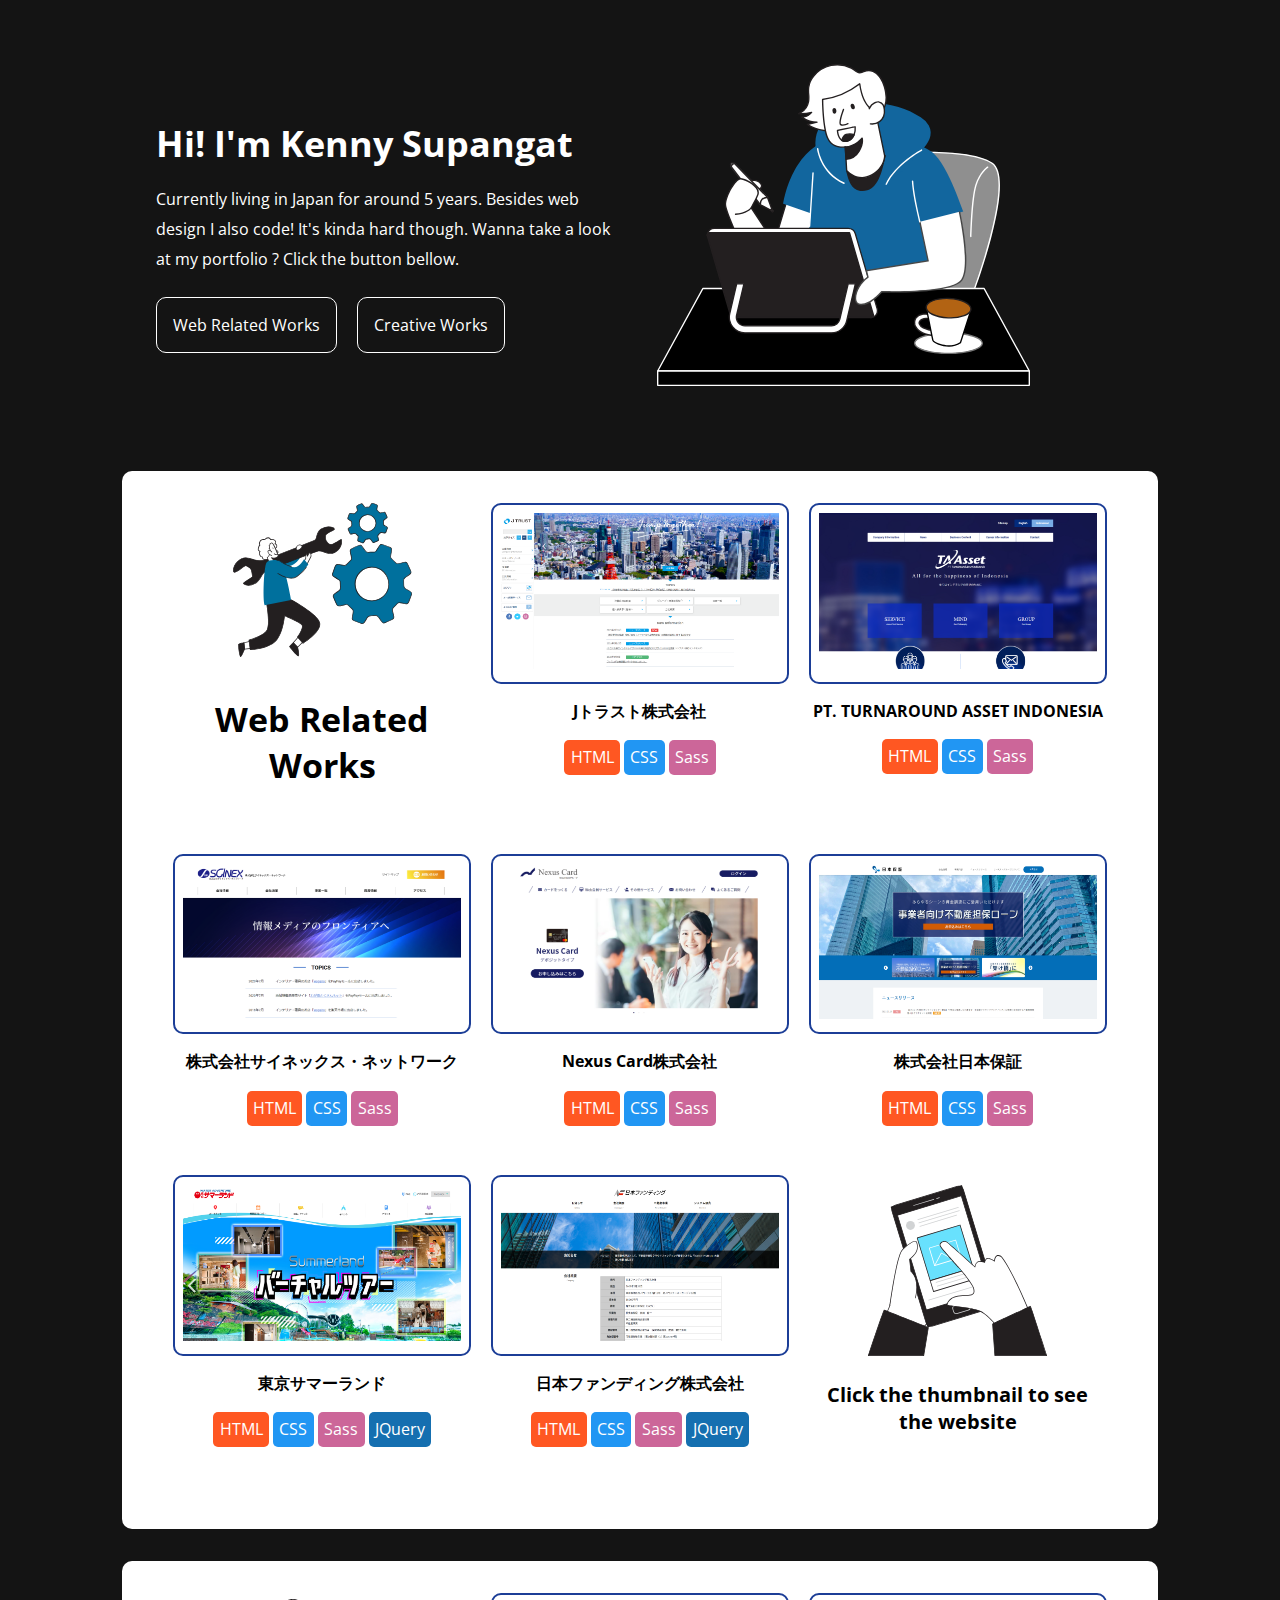
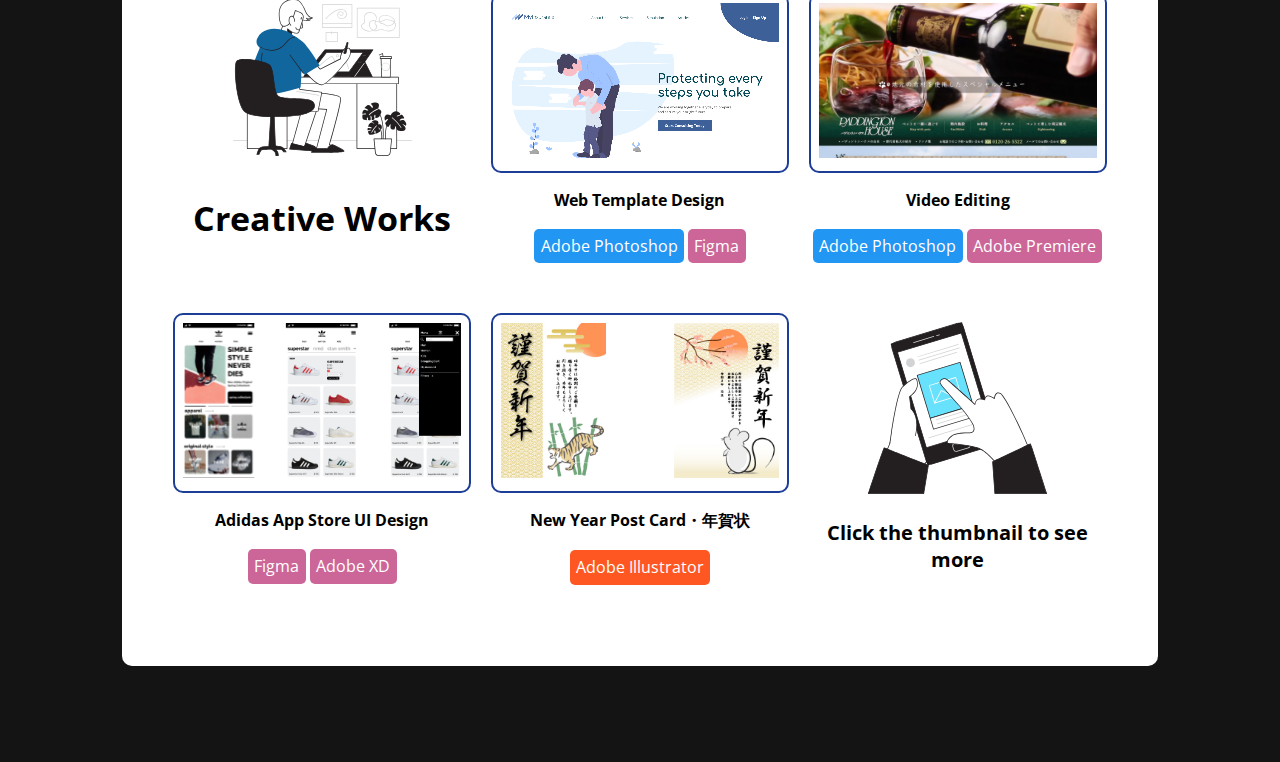
<file: index.html>
<!DOCTYPE html>
<html lang="en" dir="ltr">
  <head>
    <meta charset="utf-8">
    <meta name="viewport" content="width=device-width, initial-scale=1, shrink-to-fit=no">
    <title>Kenny's Portfolio</title>
    <!-- For Fonts -->
    <link rel="preconnect" href="https://fonts.googleapis.com">
    <link rel="preconnect" href="https://fonts.gstatic.com" crossorigin>
    <link href="https://fonts.googleapis.com/css2?family=Open+Sans:wght@300;400;700&display=swap" rel="stylesheet">
    <!-- For CSS -->
    <link rel="stylesheet" href="css/style.css">
  </head>
  <body>

    <section class="main_content">
      <div class="intro">

        <div class="intro_word">
          <h1 class="title">
            Hi! I'm Kenny Supangat
          </h1>
          <div class="main_img_1">
            <img src="img/main.svg" alt="">
          </div>
          <p class="my_intro">
            Currently living in Japan for around 5 years.
            Besides web design I also code! It's kinda hard though.
            Wanna take a look at my portfolio ? Click the button bellow.
          </p>
        </div>
        <div class="buttons">
          <a href="#web">Web Related Works</a>
          <a href="#design">Creative Works</a>
        </div>
      </div>

      <div class="main_img_2">
        <img src="img/main.svg" alt="">
      </div>

    </section>

    <section class="portfolio_section" id="web">
      <div class="port_wrapper">

        <div class="port_box port_title">

          <div class="port_img_title">
            <img src="img/port_img.svg" alt="">
          </div>

          <div class="port_title_word">
            <p>
              Web Related Works
            </p>
          </div>

        </div>

        <div class="port_box">
          <div class="port_img">
            <a href="https://www.jt-corp.co.jp/" target="_blank"><img src="img/port_1.png" alt=""></a>
          </div>
          <div class="port_desc">
            <p class="comp_name">Jトラスト株式会社</p>
            <p class="lang">
              <span class="html-tag">HTML</span>
              <span class="css-tag">CSS</span>
              <span class="sass-tag">Sass</span>
            </p>
          </div>
        </div>

        <div class="port_box">
          <div class="port_img">
            <a href="https://www.ta-asset.co.id/" target="_blank"><img src="img/port_2.png" alt=""></a>
          </div>
          <div class="port_desc">
            <p class="comp_name">PT. TURNAROUND ASSET INDONESIA</p>
            <p class="lang">
              <span class="html-tag">HTML</span>
              <span class="css-tag">CSS</span>
              <span class="sass-tag">Sass</span>
            </p>
          </div>
        </div>

        <div class="port_box">
          <div class="port_img">
            <a href="http://www.scinex-nw.jp/" target="_blank"><img src="img/port_3.png" alt=""></a>
          </div>
          <div class="port_desc">
            <p class="comp_name">株式会社サイネックス・ネットワーク</p>
            <p class="lang">
              <span class="html-tag">HTML</span>
              <span class="css-tag">CSS</span>
              <span class="sass-tag">Sass</span>
            </p>
          </div>
        </div>

        <div class="port_box">
          <div class="port_img">
            <a href="https://www.nexuscard.co.jp/" target="_blank"><img src="img/port_4.png" alt=""></a>
          </div>
          <div class="port_desc">
            <p class="comp_name">Nexus Card株式会社</p>
            <p class="lang">
              <span class="html-tag">HTML</span>
              <span class="css-tag">CSS</span>
              <span class="sass-tag">Sass</span>
            </p>
          </div>
        </div>

        <div class="port_box">
          <div class="port_img">
            <a href="https://www.nihon-hoshou.co.jp/" target="_blank"><img src="img/port_5.png" alt=""></a>
          </div>
          <div class="port_desc">
            <p class="comp_name">株式会社日本保証</p>
            <p class="lang">
              <span class="html-tag">HTML</span>
              <span class="css-tag">CSS</span>
              <span class="sass-tag">Sass</span>
            </p>
          </div>
        </div>

        <div class="port_box">
          <div class="port_img">
            <a href="https://www.summerland.co.jp/" target="_blank"><img src="img/port_6.png" alt=""></a>
          </div>
          <div class="port_desc">
            <p class="comp_name">東京サマーランド</p>
            <p class="lang">
              <span class="html-tag">HTML</span>
              <span class="css-tag">CSS</span>
              <span class="sass-tag">Sass</span>
              <span class="jquery-tag">JQuery</span>
            </p>
          </div>
        </div>

        <div class="port_box">
          <div class="port_img">
            <a href="https://www.nihon-funding.co.jp/" target="_blank"><img src="img/port_7.png" alt=""></a>
          </div>
          <div class="port_desc">
            <p class="comp_name">日本ファンディング株式会社</p>
            <p class="lang">
              <span class="html-tag">HTML</span>
              <span class="css-tag">CSS</span>
              <span class="sass-tag">Sass</span>
              <span class="jquery-tag">JQuery</span>
            </p>
          </div>
        </div>

        <div class="port_box port_title">

          <div class="port_img_title">
            <img src="img/click.svg" alt="">
          </div>

          <div class="port_title_word">
            <p class="click_info">
              Click the thumbnail to see the website
            </p>
          </div>

        </div>

      </div>
    </section>

    <section class="portfolio_section" id="design">
      <div class="port_wrapper">

        <div class="port_box port_title">

          <div class="port_img_title">
            <img src="img/main_2.svg" alt="">
          </div>

          <div class="port_title_word">
            <p>
              Creative Works
            </p>
          </div>

        </div>

        <div class="port_box">
          <div class="port_img">
            <a href="port-info/port-info_1.html"><img src="img/port_8.svg" alt=""></a>
          </div>
          <div class="port_desc">
            <p class="comp_name">Web Template Design</p>
            <p class="lang">
              <span class="css-tag">Adobe Photoshop</span>
              <span class="sass-tag">Figma</span>
            </p>
          </div>
        </div>

        <div class="port_box">
          <div class="port_img">
            <a href="port-info/port-info_2.html"><img src="img/port_9.svg" alt=""></a>
          </div>
          <div class="port_desc">
            <p class="comp_name">Video Editing</p>
            <p class="lang">
              <span class="css-tag">Adobe Photoshop</span>
              <span class="sass-tag">Adobe Premiere</span>
            </p>
          </div>
        </div>

        <div class="port_box">
          <div class="port_img">
            <a href="port-info/port-info_3.html"><img src="img/port_10.svg" alt=""></a>
          </div>
          <div class="port_desc">
            <p class="comp_name">Adidas App Store UI Design</p>
            <p class="lang">
              <span class="sass-tag">Figma</span>
              <span class="sass-tag">Adobe XD</span>
            </p>
          </div>
        </div>

        <div class="port_box">
          <div class="port_img">
            <a href="port-info/port-info_4.html"><img src="img/port_11.svg" alt=""></a>
          </div>
          <div class="port_desc">
            <p class="comp_name">New Year Post Card・年賀状</p>
            <p class="lang">
              <span class="html-tag">Adobe Illustrator</span>
            </p>
          </div>
        </div>

        <div class="port_box port_title">

          <div class="port_img_title">
            <img src="img/click.svg" alt="">
          </div>

          <div class="port_title_word">
            <p class="click_info">
              Click the thumbnail to see more
            </p>
          </div>

        </div>



      </div>
    </section>

  </body>
</html>
</file>
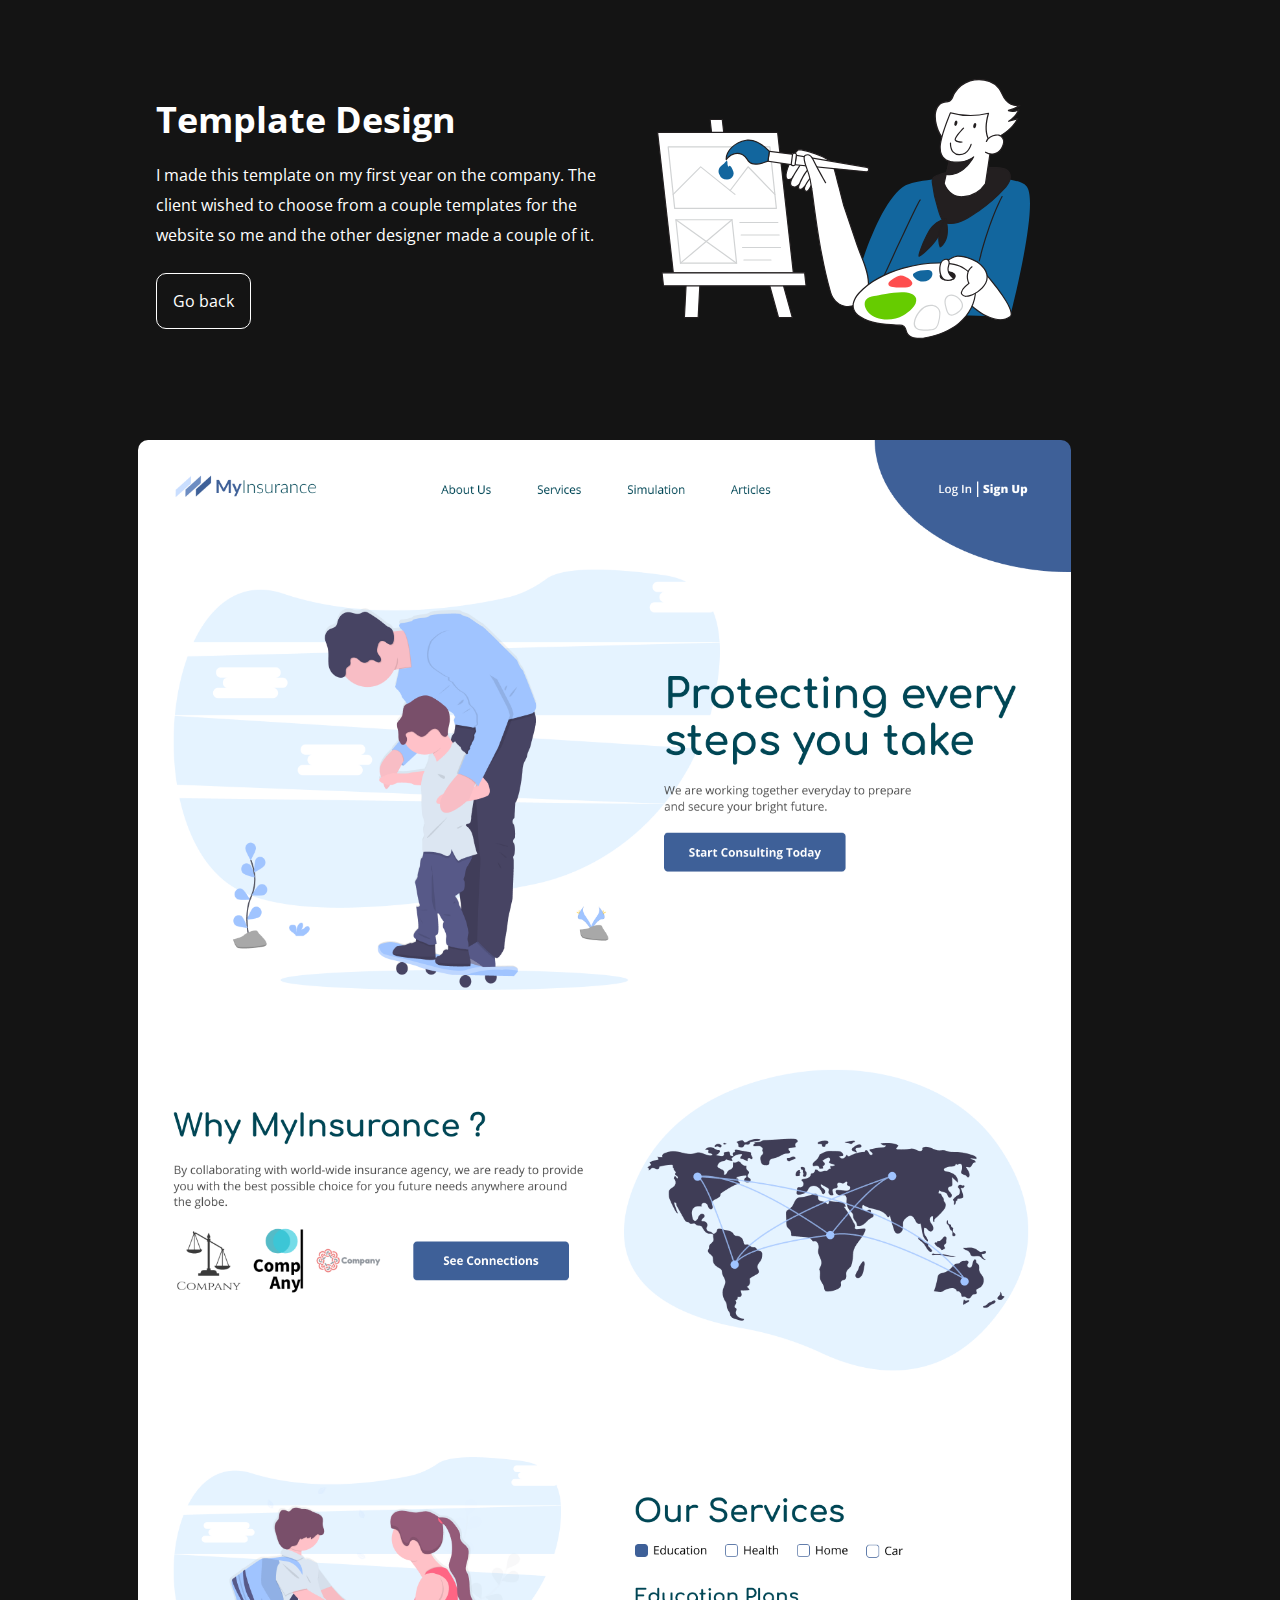
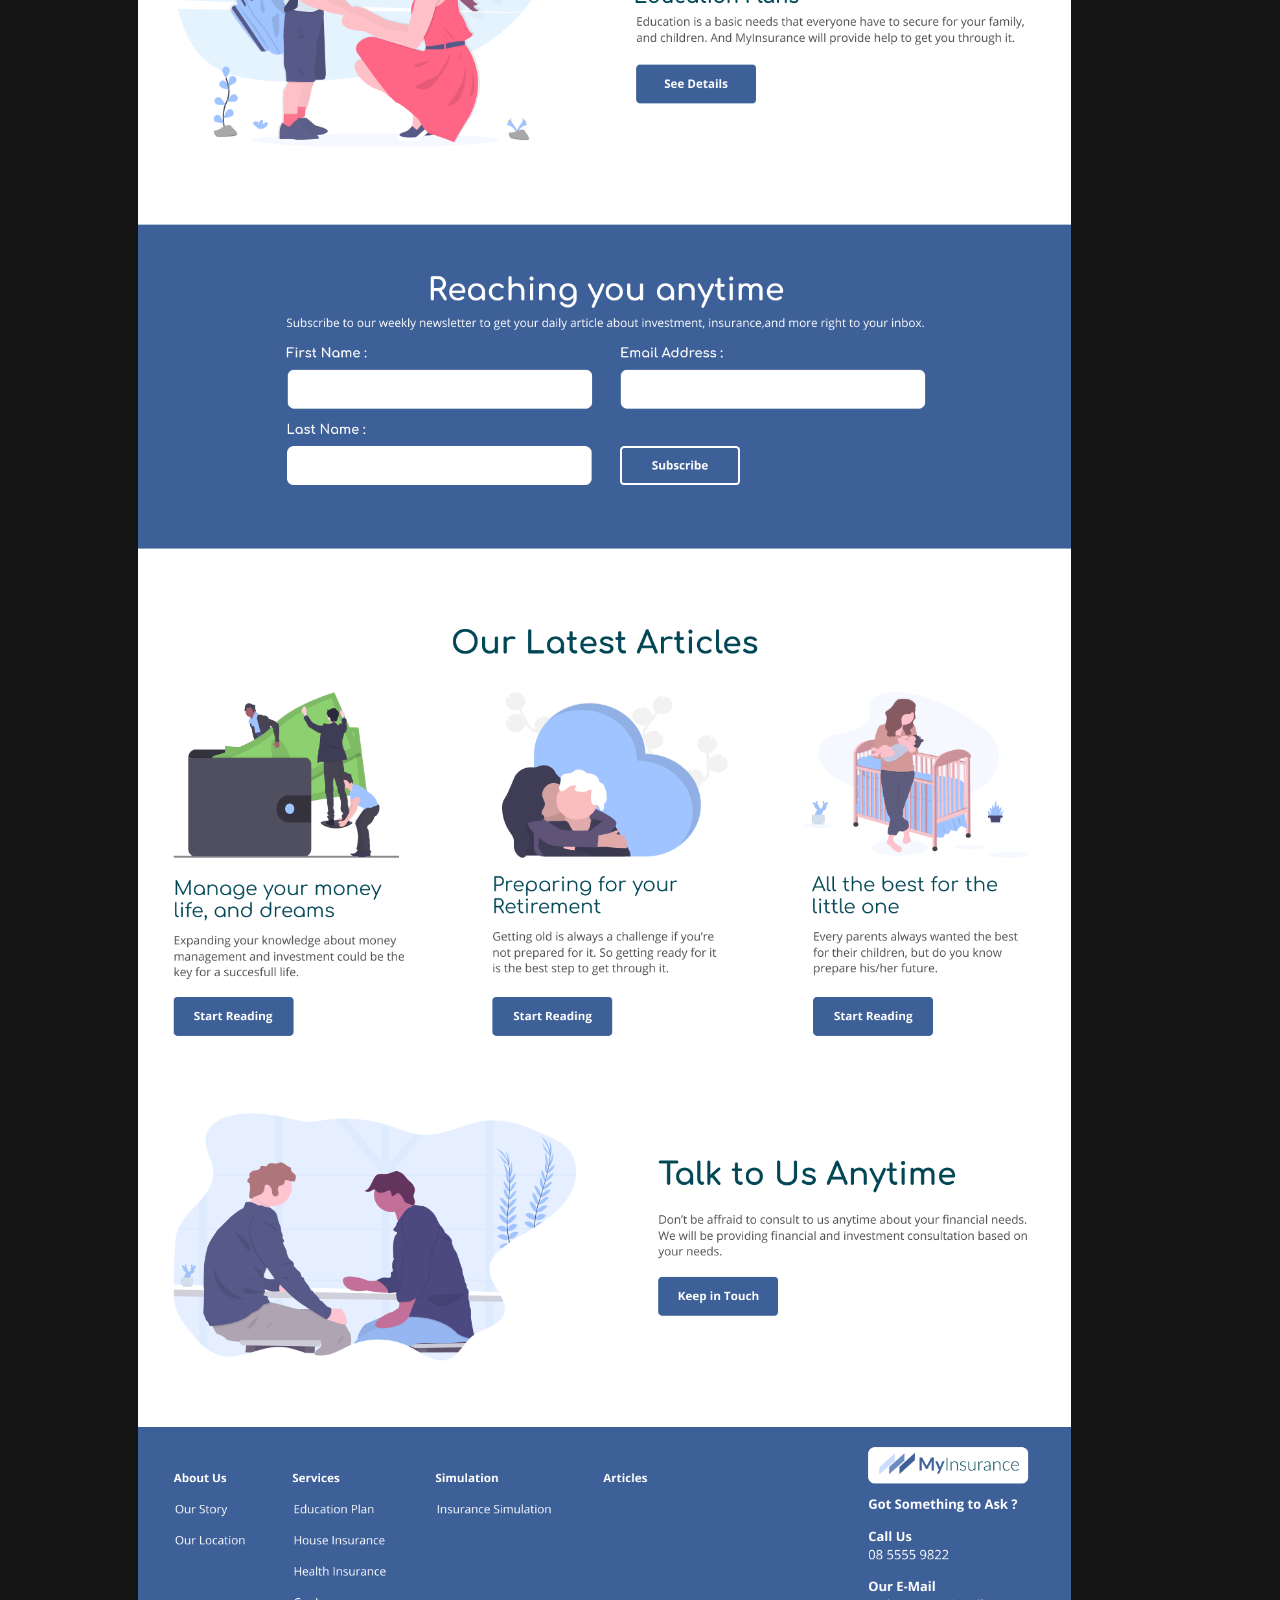
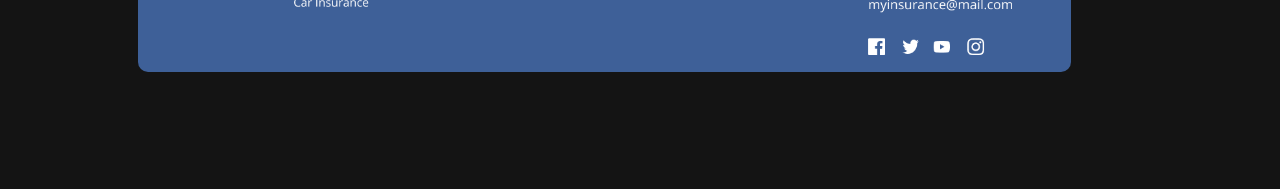
<file: port-info/port-info_1.html>
<!DOCTYPE html>
<html lang="en" dir="ltr">
  <head>
    <meta charset="utf-8">
    <meta name="viewport" content="width=device-width, initial-scale=1, shrink-to-fit=no">
    <title>Portfolio・Template Design</title>
    <!-- For Fonts -->
    <link rel="preconnect" href="https://fonts.googleapis.com">
    <link rel="preconnect" href="https://fonts.gstatic.com" crossorigin>
    <link href="https://fonts.googleapis.com/css2?family=Open+Sans:wght@300;400;700&display=swap" rel="stylesheet">
    <!-- For CSS -->
    <link rel="stylesheet" href="../css/style.css">
  </head>
  <body>
    <section class="main_content">
      <div class="intro">

        <div class="intro_word">
          <p class="title">
            Template Design
          </p>
          <div class="main_img_1">
            <img src="img/main_port.svg" alt="">
          </div>
          <p class="my_intro">
            I made this template on my first year on the company.
            The client wished to choose from a couple templates for the website so me and the other designer made a couple of it.
          </p>
        </div>
        <div class="buttons">
          <a href="../">Go back</a>
        </div>
      </div>

      <div class="main_img_2">
        <img src="img/main_port.svg" alt="">
      </div>

    </section>
    <section class="showcase">

      <div class="img_wrapper">
        <div class="one_img">
          <img src="img/port_img_1.png" alt="">
        </div>
      </div>

    </section>
  </body>
</html>
</file>
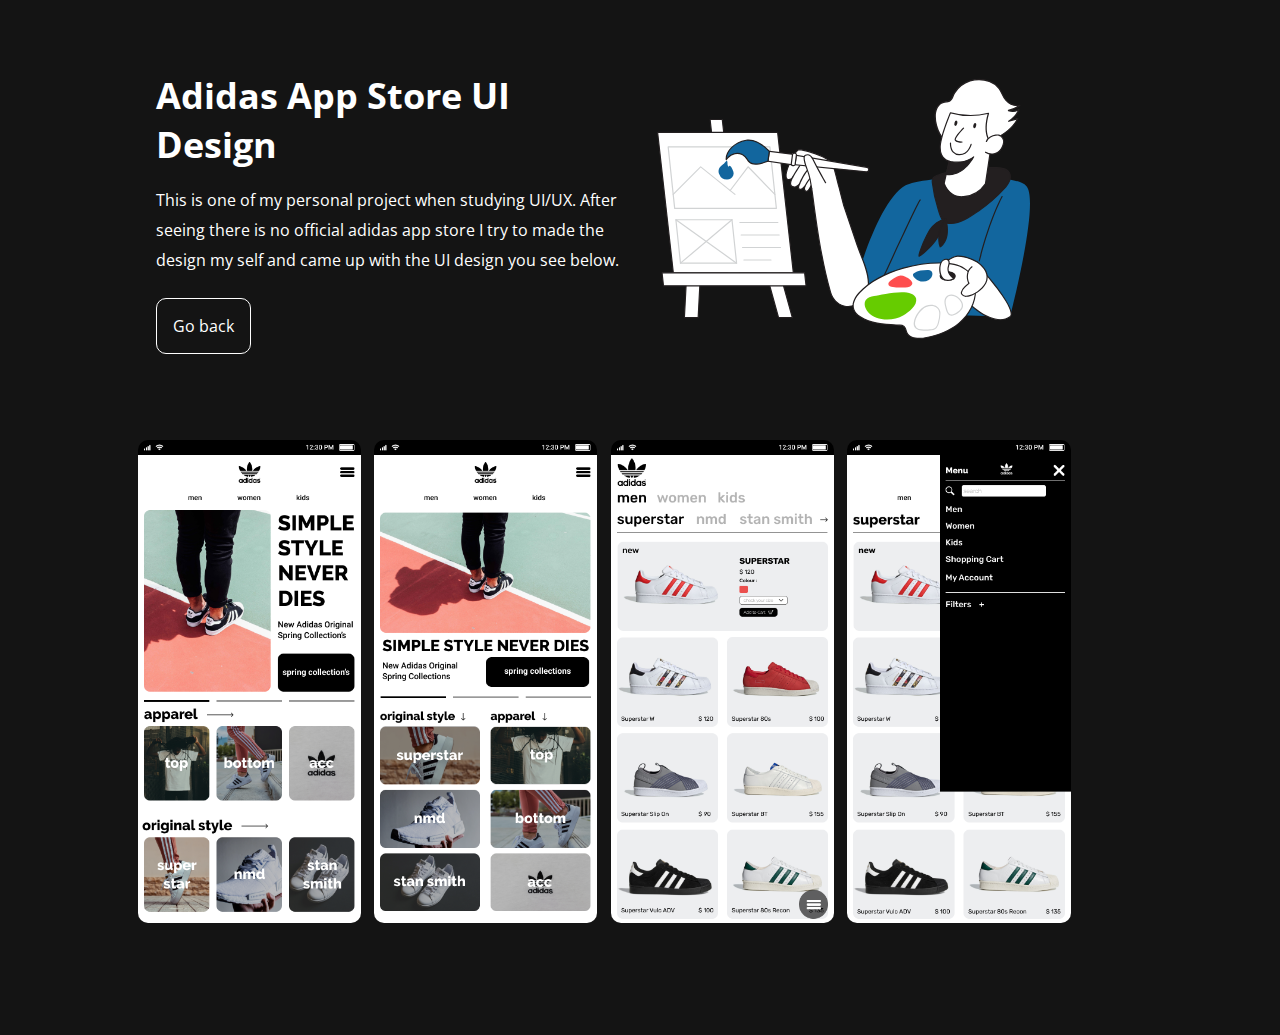
<file: port-info/port-info_3.html>
<!DOCTYPE html>
<html lang="en" dir="ltr">
  <head>
    <meta charset="utf-8">
    <meta name="viewport" content="width=device-width, initial-scale=1, shrink-to-fit=no">
    <title>Portfolio・UI Design</title>
    <!-- For Fonts -->
    <link rel="preconnect" href="https://fonts.googleapis.com">
    <link rel="preconnect" href="https://fonts.gstatic.com" crossorigin>
    <link href="https://fonts.googleapis.com/css2?family=Open+Sans:wght@300;400;700&display=swap" rel="stylesheet">
    <!-- For CSS -->
    <link rel="stylesheet" href="../css/style.css">
  </head>
  <body>
    <section class="main_content">
      <div class="intro">

        <div class="intro_word">
          <h1 class="title">
            Adidas App Store UI Design
          </h1>

          <div class="main_img_1">
            <img src="img/main_port.svg" alt="">
          </div>

          <p class="my_intro">
            This is one of my personal project when studying UI/UX.
            After seeing there is no official adidas app store I try to made the design my self and came up with the UI design you see below.
          </p>
        </div>
        <div class="buttons">
          <a href="../">Go back</a>
        </div>
      </div>

      <div class="main_img_2">
        <img src="img/main_port.svg" alt="">
      </div>

    </section>
    <section class="showcase">

      <div class="img_wrapper">
        <div class="four_img">
          <img src="img/port_img_4.png" alt="">
          <img src="img/port_img_5.png" alt="">
          <img src="img/port_img_6.png" alt="">
          <img src="img/port_img_7.png" alt="">
        </div>
      </div>

    </section>
  </body>
</html>
</file>
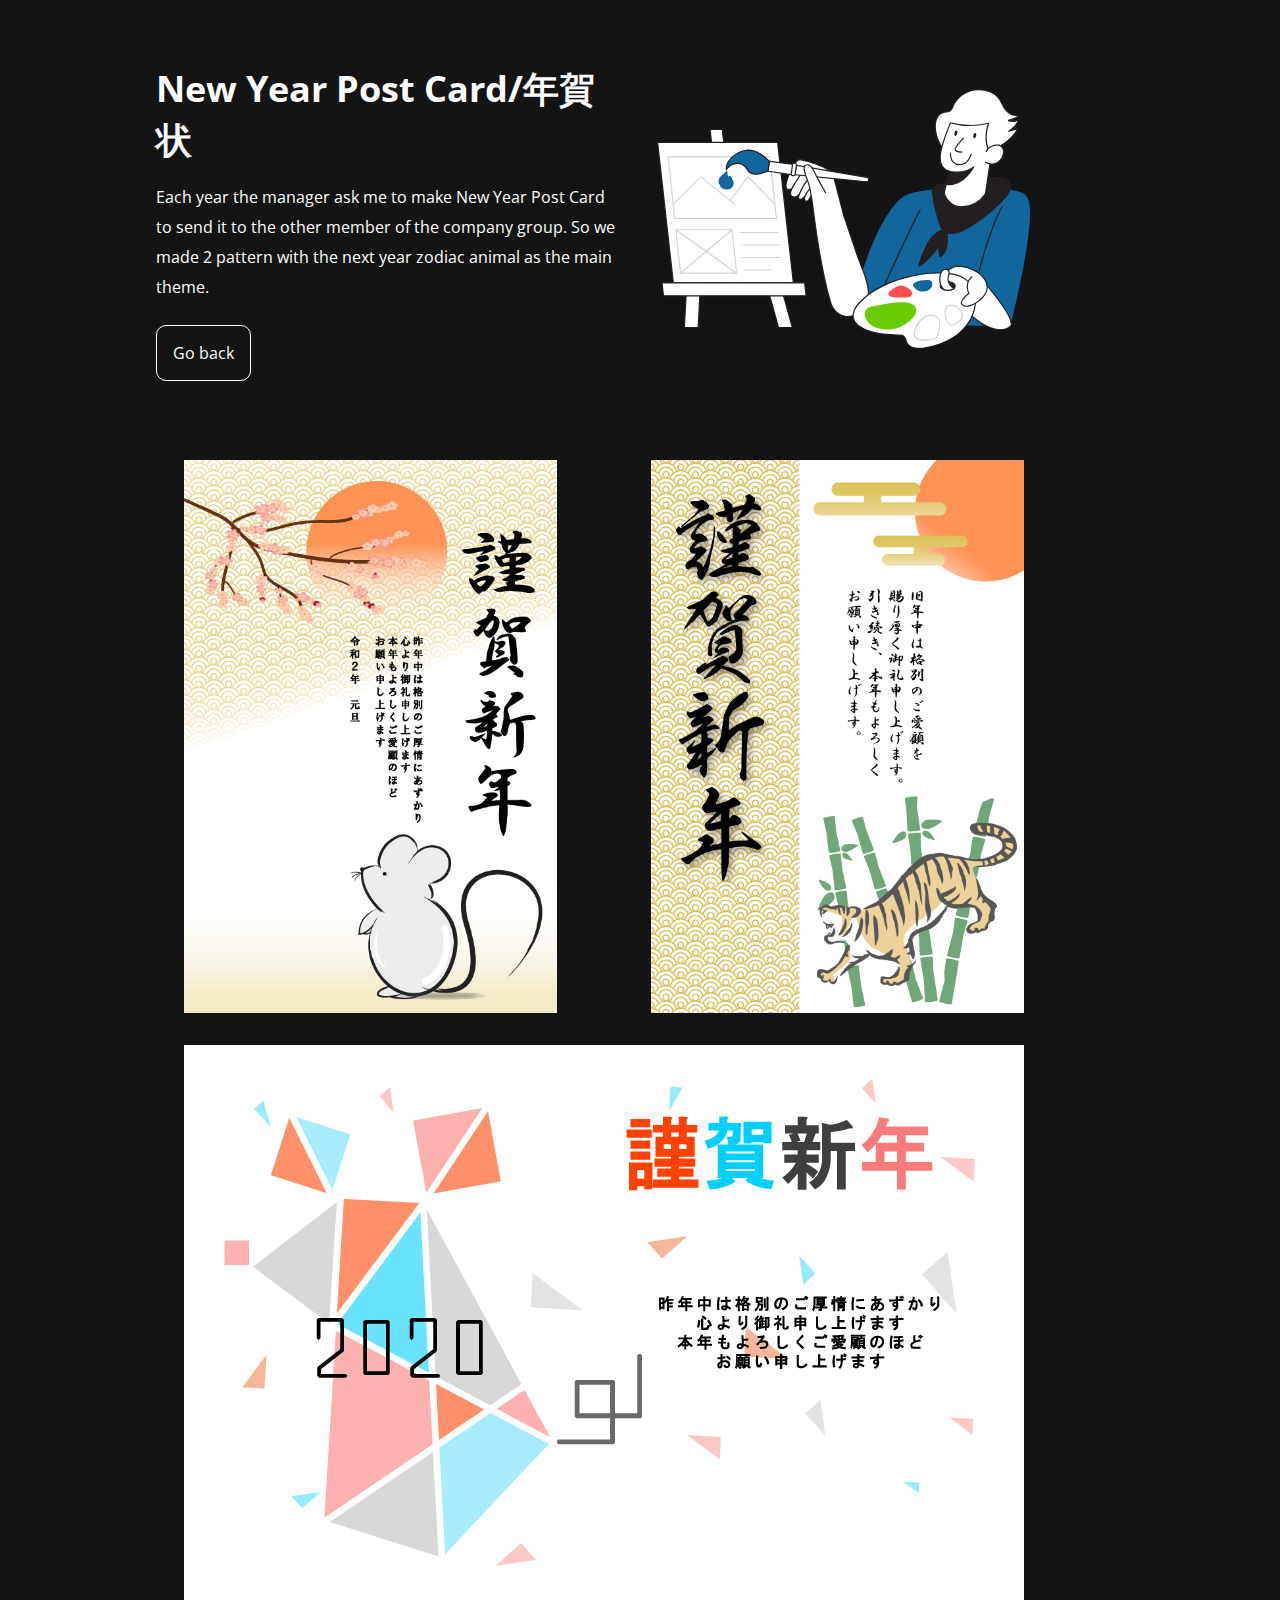
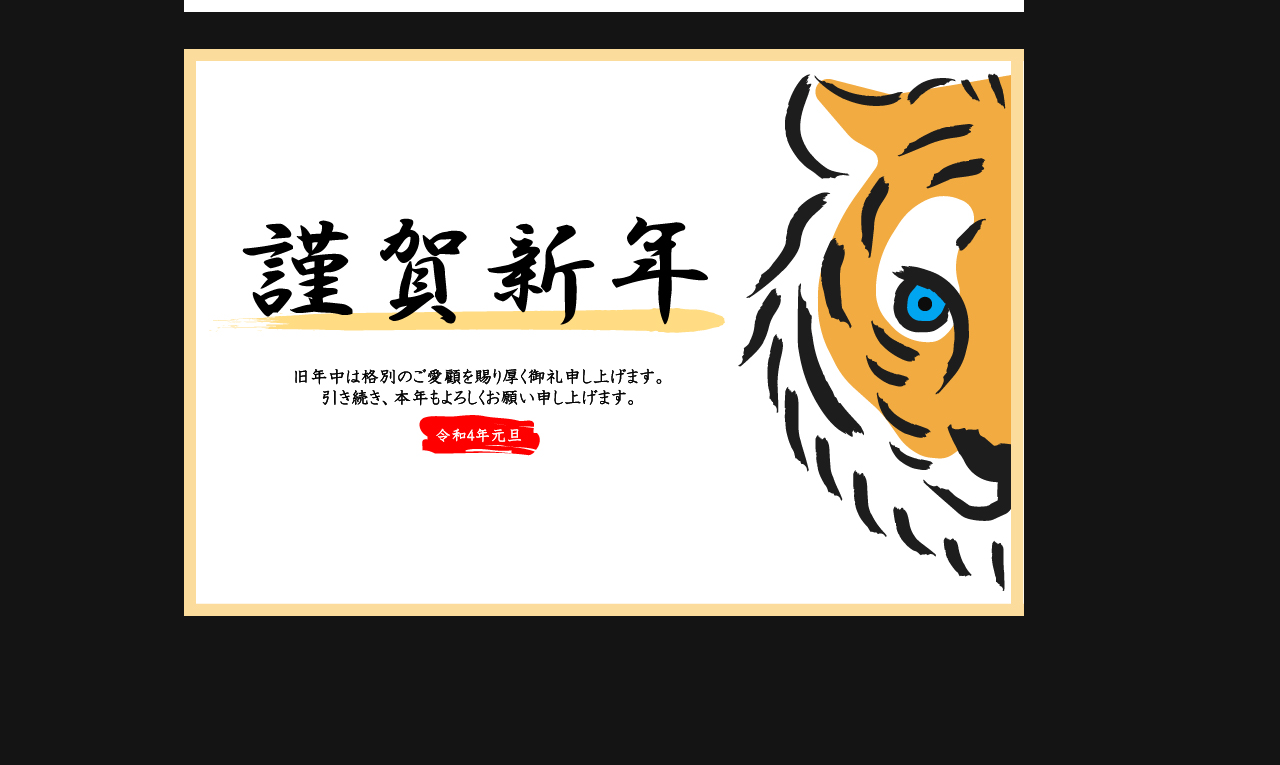
<file: port-info/port-info_4.html>
<!DOCTYPE html>
<html lang="en" dir="ltr">
  <head>
    <meta charset="utf-8">
    <meta name="viewport" content="width=device-width, initial-scale=1, shrink-to-fit=no">
    <title>Portfolio・UI Design</title>
    <!-- For Fonts -->
    <link rel="preconnect" href="https://fonts.googleapis.com">
    <link rel="preconnect" href="https://fonts.gstatic.com" crossorigin>
    <link href="https://fonts.googleapis.com/css2?family=Open+Sans:wght@300;400;700&display=swap" rel="stylesheet">
    <!-- For CSS -->
    <link rel="stylesheet" href="../css/style.css">
  </head>
  <body>
    <section class="main_content">
      <div class="intro">

        <div class="intro_word">
          <p class="title">
            New Year Post Card/年賀状
          </p>
          <div class="main_img_1">
            <img src="img/main_port.svg" alt="">
          </div>
          <p class="my_intro">
            Each year the manager ask me to make New Year Post Card to send it to the other member of the company group.
            So we made 2 pattern with the next year zodiac animal as the main theme.
          </p>
        </div>
        <div class="buttons">
          <a href="../">Go back</a>
        </div>
      </div>

      <div class="main_img_2">
        <img src="img/main_port.svg" alt="">
      </div>

    </section>
    <section class="showcase">

      <div class="img_wrapper nengajou">
        <div class="two_stand_img">
          <img src="img/port_img_11.jpg" alt="">
          <img src="img/port_img_10.jpg" alt="">
        </div>
        <div class="two_img_nengajou">
          <img src="img/port_img_8.jpg" alt="">
          <img src="img/port_img_9.jpg" alt="">
        </div>
      </div>

    </section>
  </body>
</html>
</file>
<file: css/style.css>
html, body {
  background-color: #141414;
  font-family: 'Open Sans', sans-serif;
  max-width: 90%;
  margin: auto;
  padding-top: 2rem;
  padding-bottom: 3rem; }

.main_content {
  display: flex;
  flex-direction: row;
  align-items: center;
  justify-content: space-evenly;
  padding-bottom: 3rem; }
  .main_content .intro {
    color: #fff;
    width: 45%; }
    .main_content .intro .intro_word {
      display: flex;
      flex-direction: column; }
      .main_content .intro .intro_word h1.title {
        margin: 0; }
      .main_content .intro .intro_word p.title {
        margin: 0; }
      .main_content .intro .intro_word .title {
        font-weight: bold;
        font-size: 36px; }
      .main_content .intro .intro_word .my_intro {
        line-height: 30px;
        margin-bottom: 1rem; }
      .main_content .intro .intro_word .url_video {
        display: flex;
        flex-direction: row;
        flex-wrap: wrap;
        margin-top: 0; }
        .main_content .intro .intro_word .url_video a {
          text-decoration: none;
          padding: .5rem;
          background-color: #fff;
          color: black;
          border-radius: 5px;
          margin: 0;
          padding-right: 1rem;
          margin: 0.5rem 0.5rem 0 0;
          transition: .3s;
          border: 1px solid #fff; }
        .main_content .intro .intro_word .url_video a:hover {
          background-color: black;
          border: 1px solid #fff;
          color: #fff; }
    .main_content .intro .buttons {
      padding-top: 1.5rem; }
      .main_content .intro .buttons a {
        text-decoration: none;
        padding: 1rem;
        border: 1px solid #fff;
        text-align: center;
        border-radius: 10px;
        color: #fff;
        transition: .3s; }
      .main_content .intro .buttons a:hover {
        background-color: #fff;
        color: black; }
      .main_content .intro .buttons a:first-child {
        margin-right: 1rem; }
  .main_content .main_img_1 {
    display: none; }
  .main_content .main_img_2 {
    display: block;
    width: 45%; }
    .main_content .main_img_2 img {
      max-width: 80%; }

.portfolio_section {
  background-color: #fff;
  border-radius: 10px;
  margin-top: 2rem; }
  .portfolio_section .port_wrapper {
    padding: 2rem 2rem;
    display: flex;
    flex-wrap: wrap;
    justify-content: space-evenly; }
    .portfolio_section .port_wrapper .port_box {
      width: calc((95% / 3) - 10px);
      padding-bottom: 2rem; }
      .portfolio_section .port_wrapper .port_box .port_img {
        border: 2px solid #1C3E97;
        border-radius: 10px;
        padding: .5rem; }
        .portfolio_section .port_wrapper .port_box .port_img img {
          max-width: 100%;
          transition: .3s;
          opacity: 1; }
      .portfolio_section .port_wrapper .port_box .port_img img:hover {
        opacity: .7; }
      .portfolio_section .port_wrapper .port_box .port_desc {
        text-align: center; }
        .portfolio_section .port_wrapper .port_box .port_desc p span.html-tag {
          background-color: #FF5722;
          padding: .4rem;
          color: #fff;
          border-radius: 5px; }
        .portfolio_section .port_wrapper .port_box .port_desc p span.css-tag {
          background-color: #2196F3;
          padding: .4rem;
          color: #fff;
          border-radius: 5px; }
        .portfolio_section .port_wrapper .port_box .port_desc p span.sass-tag {
          background-color: #CC6699;
          padding: .4rem;
          color: #fff;
          border-radius: 5px; }
        .portfolio_section .port_wrapper .port_box .port_desc p span.jquery-tag {
          background-color: #156FB0;
          padding: .4rem;
          color: #fff;
          border-radius: 5px; }
        .portfolio_section .port_wrapper .port_box .port_desc p.lang {
          padding: .5rem 0; }
        .portfolio_section .port_wrapper .port_box .port_desc .comp_name {
          font-weight: bold; }
    .portfolio_section .port_wrapper .port_title {
      display: flex;
      flex-direction: column;
      justify-content: center;
      align-items: center; }
      .portfolio_section .port_wrapper .port_title .port_img_title {
        text-align: center; }
        .portfolio_section .port_wrapper .port_title .port_img_title img {
          max-width: 60%; }
      .portfolio_section .port_wrapper .port_title .port_title_word {
        font-weight: bold;
        font-size: 34px;
        text-align: center; }
        .portfolio_section .port_wrapper .port_title .port_title_word .click_info {
          font-size: 20px; }

.showcase {
  margin-top: 2rem;
  width: 90%;
  padding: 1rem; }
  .showcase .img_wrapper {
    display: flex;
    flex-direction: row;
    justify-content: space-evenly; }
    .showcase .img_wrapper .one_img {
      width: 100%;
      text-align: center; }
      .showcase .img_wrapper .one_img img {
        max-width: 100%;
        border-radius: 10px; }
    .showcase .img_wrapper .two_img {
      width: 100%;
      text-align: center; }
      .showcase .img_wrapper .two_img img {
        max-width: 100%;
        border-radius: 10px;
        padding-bottom: 2rem; }
    .showcase .img_wrapper .four_img {
      width: 100%;
      text-align: center;
      display: flex;
      justify-content: space-between; }
      .showcase .img_wrapper .four_img img {
        width: calc((100% / 4) - 10px);
        border-radius: 10px; }
  .showcase .nengajou {
    display: flex;
    flex-direction: column; }
    .showcase .nengajou .two_stand_img {
      width: 100%;
      display: flex;
      justify-content: space-around;
      padding-bottom: 2rem; }
      .showcase .nengajou .two_stand_img img {
        max-width: 40%; }
    .showcase .nengajou .two_img_nengajou {
      width: 100%;
      text-align: center; }
      .showcase .nengajou .two_img_nengajou img {
        max-width: 100%;
        padding-bottom: 2rem; }

@media screen and (max-width: 600px) {
  html, body {
    max-width: 100%;
    margin: 0;
    padding-top: 1rem;
    padding-bottom: 0; }

  .main_content {
    flex-direction: column;
    padding-bottom: 0; }
    .main_content .main_img_2 img {
      display: none; }
    .main_content .intro {
      width: 90%; }
      .main_content .intro .intro_word .title {
        font-size: 26px;
        text-align: center;
        margin: 0; }
      .main_content .intro .buttons {
        padding-top: 2rem;
        display: flex;
        flex-direction: column; }
        .main_content .intro .buttons a {
          margin-bottom: 1rem; }
        .main_content .intro .buttons a:first-child {
          margin-right: 0; }
      .main_content .intro .main_img_1 {
        display: block;
        width: 100%;
        text-align: center;
        padding-top: 2rem; }
        .main_content .intro .main_img_1 img {
          max-width: 90%; }

  .portfolio_section {
    margin: 2rem 1rem 0; }
    .portfolio_section .port_wrapper {
      padding: 1rem;
      flex-direction: column; }
      .portfolio_section .port_wrapper .port_box {
        width: 100%; }
        .portfolio_section .port_wrapper .port_box .port_title_word {
          font-size: 26px; }
        .portfolio_section .port_wrapper .port_box .port_desc {
          text-align: center; }

  .showcase {
    margin-top: 0;
    width: auto; }
    .showcase .img_wrapper .four_img {
      flex-direction: column; }
      .showcase .img_wrapper .four_img img {
        width: 100%;
        padding-bottom: 2rem; }
    .showcase .nengajou .two_stand_img {
      flex-direction: column;
      padding-bottom: 0; }
      .showcase .nengajou .two_stand_img img {
        max-width: 100%;
        padding-bottom: 1rem; }
    .showcase .nengajou .two_img_nengajou img {
      padding-bottom: 1rem; } }

/*# sourceMappingURL=style.css.map */
</file>
